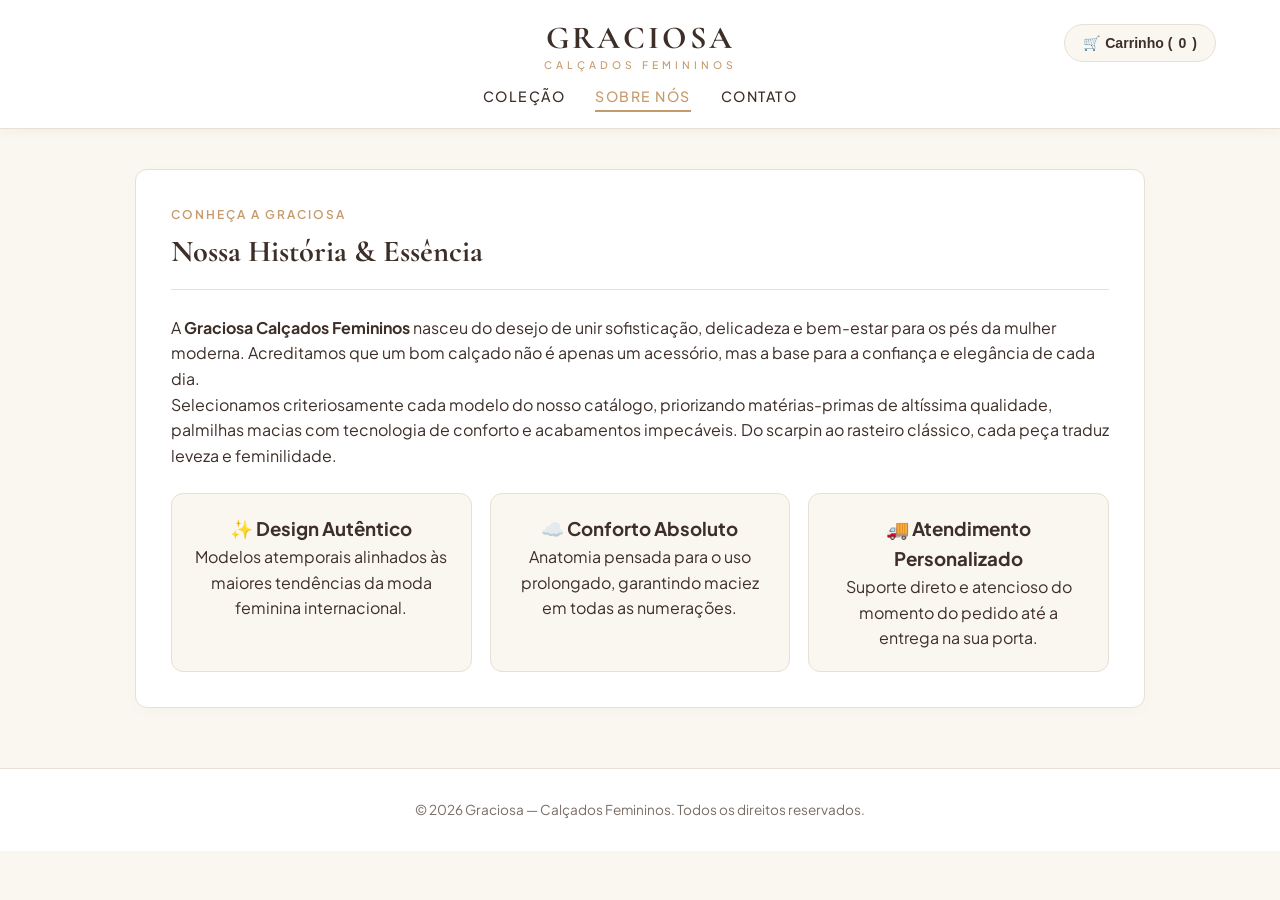
<file: about.html>
<!DOCTYPE html>
<html lang="pt-BR">
<head>
  <meta charset="UTF-8">
  <meta name="viewport" content="width=device-width, initial-scale=1.0">
  <title>Sobre Nós | Graciosa Calçados</title>
  <link rel="stylesheet" href="styles/style.css">
  <link rel="preconnect" href="https://fonts.googleapis.com">
  <link rel="preconnect" href="https://fonts.gstatic.com" crossorigin>
  <link href="https://fonts.googleapis.com/css2?family=Cormorant+Garamond:wght@500;600;700&family=Plus+Jakarta+Sans:wght@300;400;500;600&display=swap" rel="stylesheet">
</head>
<body>

  <header class="header">
    <div class="logo">
      <a href="index.html">
        GRACIOSA
        <span>CALÇADOS FEMININOS</span>
      </a>
    </div>
    <nav class="nav-links">
      <a href="index.html">Coleção</a>
      <a href="about.html" class="active">Sobre Nós</a>
      <a href="contato.html">Contato</a>
    </nav>
    <button id="btn-abrir-carrinho" class="btn-carrinho-topo">
      🛒 Carrinho (<span id="qtd-carrinho">0</span>)
    </button>
  </header>

  <main class="container" style="margin-top: 40px;">
    <section class="step-section about-section">
      <span class="step-number">CONHEÇA A GRACIOSA</span>
      <h2>Nossa História & Essência</h2>

      <div class="about-content">
        <p>
          A <strong>Graciosa Calçados Femininos</strong> nasceu do desejo de unir sofisticação, delicadeza e bem-estar para os pés da mulher moderna. Acreditamos que um bom calçado não é apenas um acessório, mas a base para a confiança e elegância de cada dia.
        </p>

        <p>
          Selecionamos criteriosamente cada modelo do nosso catálogo, priorizando matérias-primas de altíssima qualidade, palmilhas macias com tecnologia de conforto e acabamentos impecáveis. Do scarpin ao rasteiro clássico, cada peça traduz leveza e feminilidade.
        </p>

        <div class="about-highlights">
          <div class="highlight-card">
            <h3>✨ Design Autêntico</h3>
            <p>Modelos atemporais alinhados às maiores tendências da moda feminina internacional.</p>
          </div>

          <div class="highlight-card">
            <h3>☁️ Conforto Absoluto</h3>
            <p>Anatomia pensada para o uso prolongado, garantindo maciez em todas as numerações.</p>
          </div>

          <div class="highlight-card">
            <h3>🚚 Atendimento Personalizado</h3>
            <p>Suporte direto e atencioso do momento do pedido até a entrega na sua porta.</p>
          </div>
        </div>
      </div>
    </section>
  </main>

  <footer class="footer">
    <p>&copy; 2026 Graciosa — Calçados Femininos. Todos os direitos reservados.</p>
  </footer>

  <script src="script.js"></script>
</body>
</html>
</file>
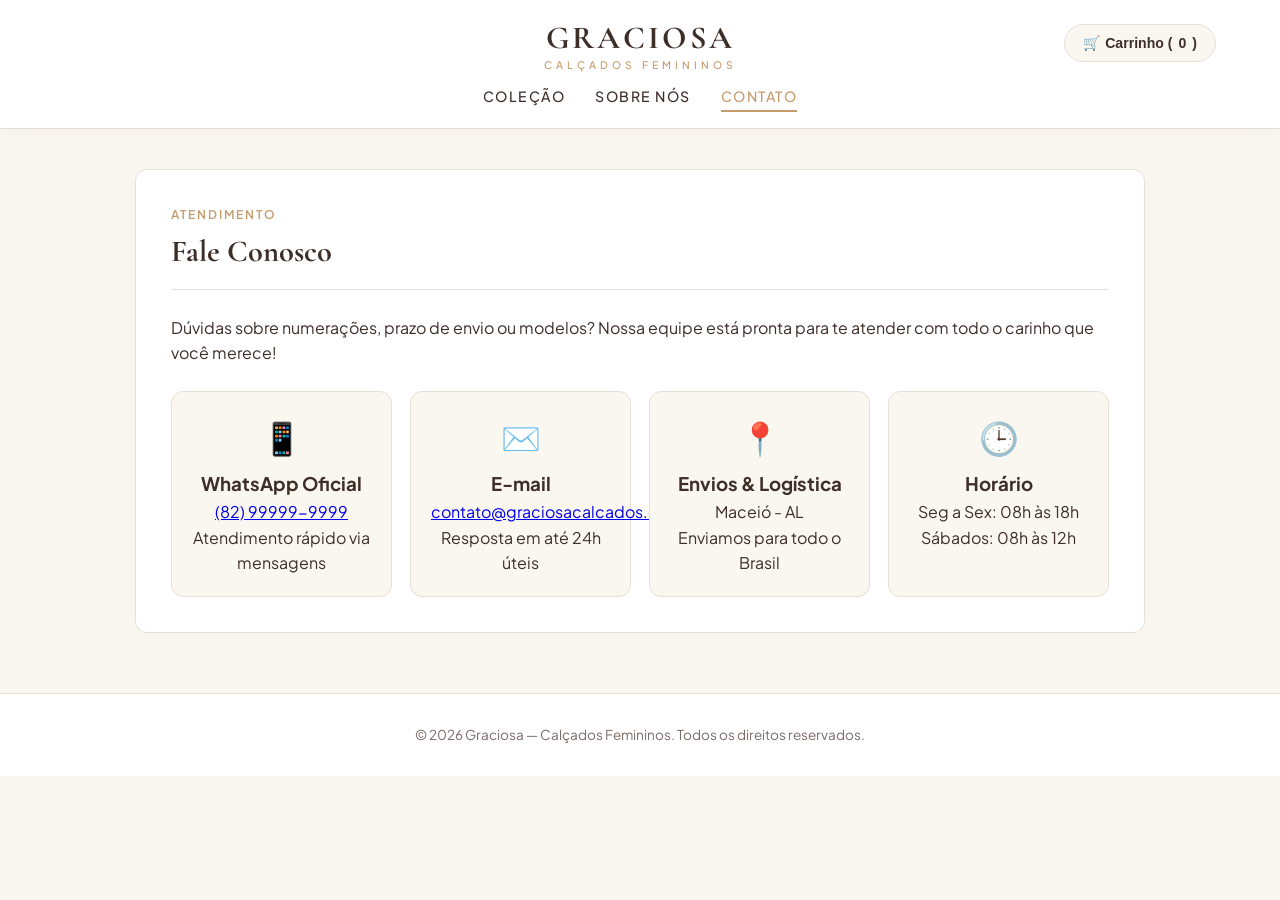
<file: contato.html>
<!DOCTYPE html>
<html lang="pt-BR">
<head>
  <meta charset="UTF-8">
  <meta name="viewport" content="width=device-width, initial-scale=1.0">
  <title>Contato | Graciosa Calçados</title>
  <link rel="stylesheet" href="styles/style.css">
  <link rel="preconnect" href="https://fonts.googleapis.com">
  <link rel="preconnect" href="https://fonts.gstatic.com" crossorigin>
  <link href="https://fonts.googleapis.com/css2?family=Cormorant+Garamond:wght@500;600;700&family=Plus+Jakarta+Sans:wght@300;400;500;600&display=swap" rel="stylesheet">
</head>
<body>

  <header class="header">
    <div class="logo">
      <a href="index.html">
        GRACIOSA
        <span>CALÇADOS FEMININOS</span>
      </a>
    </div>
    <nav class="nav-links">
      <a href="index.html">Coleção</a>
      <a href="about.html">Sobre Nós</a>
      <a href="contato.html" class="active">Contato</a>
    </nav>
    <button id="btn-abrir-carrinho" class="btn-carrinho-topo">
      🛒 Carrinho (<span id="qtd-carrinho">0</span>)
    </button>
  </header>

  <main class="container" style="margin-top: 40px;">
    <section class="step-section contact-section">
      <span class="step-number">ATENDIMENTO</span>
      <h2>Fale Conosco</h2>

      <div class="contact-content">
        <p class="contact-intro">
          Dúvidas sobre numerações, prazo de envio ou modelos? Nossa equipe está pronta para te atender com todo o carinho que você merece!
        </p>

        <div class="contact-grid">
          <div class="contact-card">
            <div class="contact-icon">📱</div>
            <h3>WhatsApp Oficial</h3>
            <p><a href="https://wa.me/5582999999999" target="_blank">(82) 99999-9999</a></p>
            <span class="contact-sub">Atendimento rápido via mensagens</span>
          </div>

          <div class="contact-card">
            <div class="contact-icon">✉️</div>
            <h3>E-mail</h3>
            <p><a href="mailto:contato@graciosacalcados.com.br">contato@graciosacalcados.com.br</a></p>
            <span class="contact-sub">Resposta em até 24h úteis</span>
          </div>

          <div class="contact-card">
            <div class="contact-icon">📍</div>
            <h3>Envios & Logística</h3>
            <p>Maceió - AL</p>
            <span class="contact-sub">Enviamos para todo o Brasil</span>
          </div>

          <div class="contact-card">
            <div class="contact-icon">🕒</div>
            <h3>Horário</h3>
            <p>Seg a Sex: 08h às 18h</p>
            <span class="contact-sub">Sábados: 08h às 12h</span>
          </div>
        </div>
      </div>
    </section>
  </main>

  <footer class="footer">
    <p>&copy; 2026 Graciosa — Calçados Femininos. Todos os direitos reservados.</p>
  </footer>

  <script src="script.js"></script>
</body>
</html>
</file>
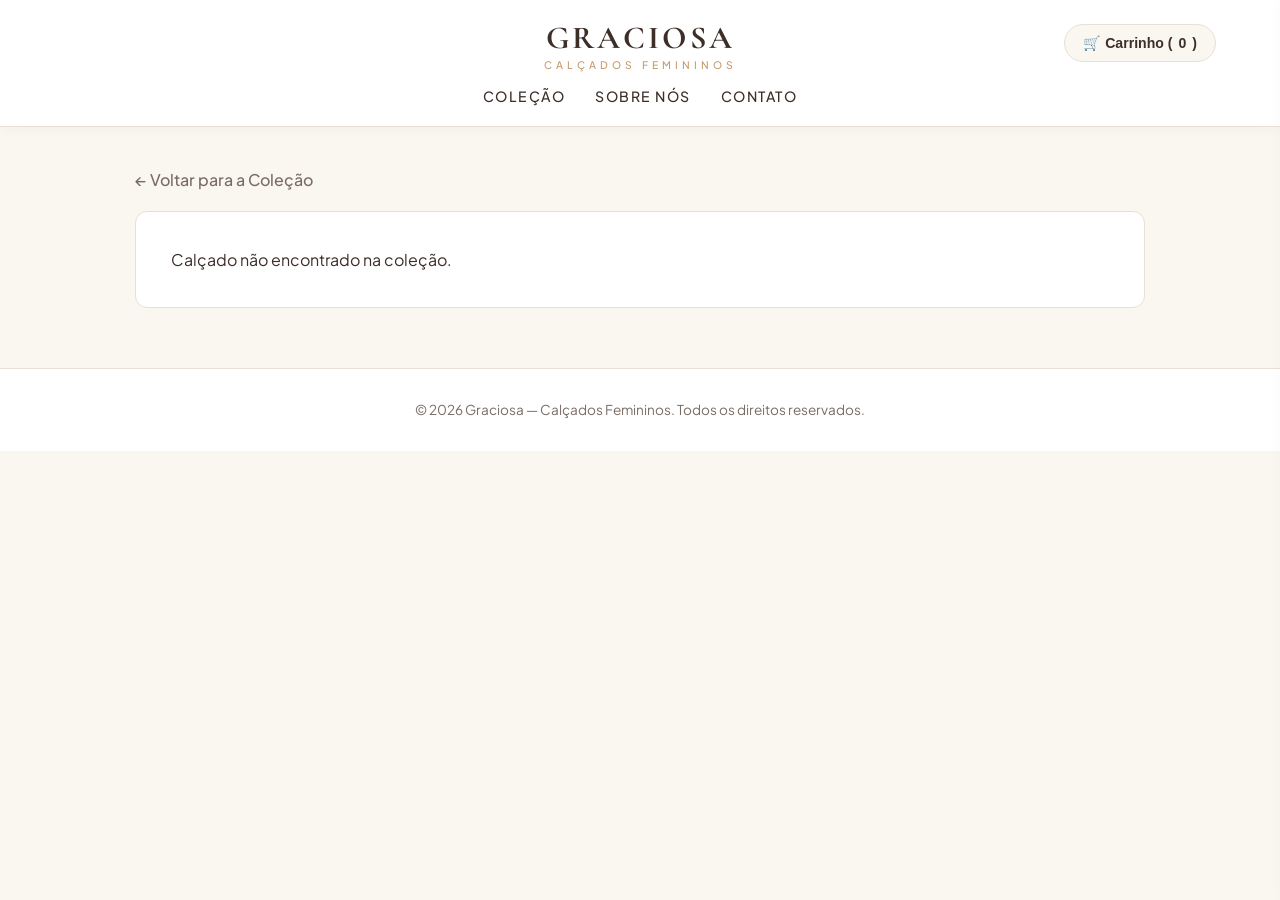
<file: produto.html>
<!DOCTYPE html>
<html lang="pt-BR">
<head>
  <meta charset="UTF-8">
  <meta name="viewport" content="width=device-width, initial-scale=1.0">
  <title>Detalhes do Calçado | Graciosa</title>
  <link rel="stylesheet" href="styles/style.css">
  <link rel="preconnect" href="https://fonts.googleapis.com">
  <link rel="preconnect" href="https://fonts.gstatic.com" crossorigin>
  <link href="https://fonts.googleapis.com/css2?family=Cormorant+Garamond:wght@500;600;700&family=Plus+Jakarta+Sans:wght@300;400;500;600&display=swap" rel="stylesheet">
</head>
<body>

  <!-- CABEÇALHO -->
  <header class="header">
    <div class="logo">
      <a href="index.html">
        GRACIOSA
        <span>CALÇADOS FEMININOS</span>
      </a>
    </div>
    <nav class="nav-links">
      <a href="index.html">Coleção</a>
      <a href="about.html">Sobre Nós</a>
      <a href="contato.html">Contato</a>
    </nav>
    <button id="btn-abrir-carrinho" class="btn-carrinho-topo">
      🛒 Carrinho (<span id="qtd-carrinho">0</span>)
    </button>
  </header>

  <!-- CONTEÚDO PRINCIPAL: PDP -->
  <main class="container" style="margin-top: 40px;">
    <a href="index.html" class="btn-voltar">← Voltar para a Coleção</a>
    
    <div id="detalhe-produto-container" class="pdp-wrapper">
      <!-- Injetado dinamicamente pelo script.js com base no ID da URL -->
    </div>
  </main>

  <!-- CÓPIA DA SIDEBAR DO CARRINHO PARA NAVEGAÇÃO FLUIDA -->
  <div id="carrinho-overlay" class="carrinho-overlay"></div>
  <aside id="modal-carrinho" class="carrinho-modal">
    <div class="carrinho-conteudo">
      <div class="carrinho-header">
        <h3>Seu Carrinho de Compras</h3>
        <button id="btn-fechar-carrinho" class="btn-fechar">✕</button>
      </div>

      <div id="container-carrinho" class="carrinho-lista"></div>

      <div class="calculator-box" style="margin-top: 15px;">
        <div class="form-group">
          <label for="cep">Informe seu CEP para calcular a entrega:</label>
          <div class="input-inline">
            <input type="text" id="cep" placeholder="00000-000" maxlength="9">
            <button type="button" id="btn-calcular-frete" class="btn-secundario">Calcular</button>
          </div>
          <div id="info-frete-detalhes" class="frete-detalhes" style="display: none;"></div>
        </div>

        <div class="resumo-financeiro">
          <div class="price-display">
            <span>Subtotal:</span>
            <strong id="preco-subtotal">R$ 0,00</strong>
          </div>
          <div class="price-display">
            <span>Frete Estimado:</span>
            <strong id="preco-frete">R$ 0,00</strong>
          </div>
          <div class="total-display">
            <span>Total Geral:</span>
            <strong id="preco-total">R$ 0,00</strong>
          </div>
        </div>

        <form id="form-checkout" style="margin-top: 10px;">
          <div class="form-group">
            <label for="whatsapp">Seu WhatsApp (com DDD):</label>
            <input type="tel" id="whatsapp" placeholder="(82) 99999-9999" required>
          </div>

          <div class="form-group">
            <label for="pagamento-select">Forma de Pagamento Pretendida:</label>
            <select id="pagamento-select">
              <option value="Pix">Pix (Chave Instantânea)</option>
              <option value="Cartão de Crédito">Cartão de Crédito (Link de Pagamento)</option>
              <option value="Boleto Bancário">Boleto Bancário</option>
            </select>
          </div>

          <div id="box-pix-info" class="pix-card">
            <p><strong>🔑 Chave Pix (CNPJ):</strong> <code>12.345.678/0001-90</code></p>
            <p><strong>Favorecido:</strong> Graciosa Calçados Femininos</p>
          </div>

          <button type="submit" id="btn-finalizar" class="btn-primary" style="width: 100%;">
            Enviar Pedido via WhatsApp 📲
          </button>
        </form>
      </div>
    </div>
  </aside>

  <footer class="footer">
    <p>&copy; 2026 Graciosa — Calçados Femininos. Todos os direitos reservados.</p>
  </footer>

  <script src="script.js"></script>
</body>
</html>
</file>
<file: styles/style.css>
@import url('https://fonts.googleapis.com/css2?family=Cormorant+Garamond:wght@500;600;700&family=Plus+Jakarta+Sans:wght@300;400;500;600&display=swap');

:root {
  /* Cores extraídas da identidade visual Graciosa */
  --bg-primary: #FAF6F0;        /* Off-white / Creme refinado */
  --bg-card: #FFFFFF;           /* Branco puro para cartões e destaques */
  --text-main: #3D2E28;         /* Castanho/Chocolate escuro */
  --text-muted: #7A6C65;        /* Tom neutro secundário */
  --accent-gold: #C59B6C;       /* Dourado / Rose Gold da logo */
  --accent-gold-dark: #A87E50;  /* Dourado escuro para hover */
  --border-color: #E8DFD5;      /* Borda suave tom sobre tom */
  --radius: 12px;
  
  /* Tipografia da Marca */
  --font-heading: 'Cormorant Garamond', serif;
  --font-body: 'Plus Jakarta Sans', sans-serif;
}

/* RESET GLOBAL */
* {
  box-sizing: border-box;
  margin: 0;
  padding: 0;
}

body {
  background-color: var(--bg-primary);
  color: var(--text-main);
  font-family: var(--font-body);
  line-height: 1.6;
}

/* --------------------------------------------------
   CABEÇALHO CENTRALIZADO (ESTILO BOUTIQUE E-COMMERCE)
-------------------------------------------------- */
.header {
  position: sticky;
  top: 0;
  z-index: 100;
  display: flex;
  flex-direction: column;
  align-items: center;
  padding: 22px 5% 16px;
  background-color: var(--bg-card);
  border-bottom: 1px solid var(--border-color);
  box-shadow: 0 2px 12px rgba(61, 46, 40, 0.04);
}

/* Logo no centro do topo */
.logo a {
  text-decoration: none;
  font-family: var(--font-heading);
  font-size: 2rem;
  font-weight: 700;
  color: var(--text-main);
  letter-spacing: 3px;
  display: flex;
  flex-direction: column;
  align-items: center;
  line-height: 1;
}

.logo a span {
  font-family: var(--font-body);
  font-size: 0.65rem;
  color: var(--accent-gold);
  letter-spacing: 4px;
  font-weight: 500;
  margin-top: 6px;
}

/* Menu de Navegação Centralizado */
.nav-links {
  display: flex;
  gap: 30px;
  justify-content: center;
  margin-top: 15px;
}

.nav-links a {
  text-decoration: none;
  color: var(--text-main);
  font-size: 0.88rem;
  font-weight: 500;
  letter-spacing: 1.5px;
  text-transform: uppercase;
  transition: color 0.2s ease;
  padding-bottom: 2px;
}

.nav-links a:hover,
.nav-links a.active {
  color: var(--accent-gold);
  border-bottom: 2px solid var(--accent-gold);
}

/* Botão do Carrinho Fixado no Canto Superior Direito */
.btn-carrinho-topo {
  position: absolute;
  right: 5%;
  top: 24px;
  background-color: var(--bg-primary);
  border: 1px solid var(--border-color);
  color: var(--text-main);
  padding: 10px 18px;
  border-radius: 20px;
  font-size: 0.88rem;
  font-weight: 600;
  cursor: pointer;
  transition: all 0.2s ease;
  display: flex;
  align-items: center;
  gap: 6px;
}

.btn-carrinho-topo:hover {
  background-color: var(--accent-gold);
  color: #ffffff;
  border-color: var(--accent-gold);
}

/* --------------------------------------------------
   HERO SECTION & BUSCA
-------------------------------------------------- */
.hero {
  text-align: center;
  padding: 45px 20px 25px;
  max-width: 750px;
  margin: 0 auto;
}

.hero h1 {
  font-family: var(--font-heading);
  font-size: 2.6rem;
  color: var(--text-main);
  margin-bottom: 8px;
  font-weight: 600;
}

.hero p {
  color: var(--text-muted);
  font-size: 1.05rem;
}

.search-box {
  margin-top: 22px;
}

.search-box input {
  width: 100%;
  max-width: 520px;
  padding: 14px 22px;
  border-radius: 25px;
  border: 1px solid var(--border-color);
  font-size: 0.95rem;
  outline: none;
  background-color: var(--bg-card);
  box-shadow: 0 2px 10px rgba(0,0,0,0.02);
  transition: border-color 0.2s;
}

.search-box input:focus {
  border-color: var(--accent-gold);
}

/* --------------------------------------------------
   ESTRUTURA PRINCIPAL E CARDS DA VITRINE
-------------------------------------------------- */
.container {
  max-width: 1050px;
  margin: 0 auto 60px;
  padding: 0 20px;
}

.step-section {
  background: var(--bg-card);
  padding: 35px;
  border-radius: var(--radius);
  border: 1px solid var(--border-color);
  box-shadow: 0 4px 18px rgba(0,0,0,0.02);
}

.step-number {
  font-size: 0.75rem;
  font-weight: 600;
  color: var(--accent-gold);
  letter-spacing: 2px;
  display: block;
  margin-bottom: 4px;
}

.step-section h2 {
  font-family: var(--font-heading);
  font-size: 1.9rem;
  margin-bottom: 25px;
  border-bottom: 1px solid var(--border-color);
  padding-bottom: 12px;
}

.product-grid {
  display: grid;
  grid-template-columns: repeat(auto-fill, minmax(220px, 1fr));
  gap: 22px;
}

.card-produto {
  background-color: var(--bg-card);
  border: 1px solid var(--border-color);
  border-radius: var(--radius);
  padding: 16px;
  display: flex;
  flex-direction: column;
  justify-content: space-between;
  transition: transform 0.2s, box-shadow 0.2s, border-color 0.2s;
}

.card-produto:hover {
  transform: translateY(-4px);
  box-shadow: 0 8px 22px rgba(197, 155, 108, 0.18);
  border-color: var(--accent-gold);
}

.img-card {
  width: 100%;
  height: 230px;
  object-fit: cover;
  border-radius: 8px;
  margin-bottom: 14px;
}

.card-produto h3 {
  font-family: var(--font-heading);
  font-size: 1.35rem;
  color: var(--text-main);
  margin-bottom: 4px;
}

.preco-card {
  font-weight: 600;
  color: var(--accent-gold-dark);
  font-size: 1.1rem;
  margin-bottom: 14px;
}

/* --------------------------------------------------
   PÁGINA INDIVIDUAL DO PRODUTO (PDP)
-------------------------------------------------- */
.btn-voltar {
  display: inline-block;
  margin-bottom: 18px;
  color: var(--text-muted);
  text-decoration: none;
  font-weight: 500;
  transition: color 0.2s;
}

.btn-voltar:hover {
  color: var(--accent-gold);
}

.pdp-wrapper {
  background: var(--bg-card);
  padding: 35px;
  border-radius: var(--radius);
  border: 1px solid var(--border-color);
}

.pdp-grid {
  display: grid;
  grid-template-columns: 1fr 1fr;
  gap: 40px;
}

.pdp-imagem img {
  width: 100%;
  max-height: 480px;
  object-fit: cover;
  border-radius: var(--radius);
}

.pdp-info h2 {
  font-family: var(--font-heading);
  font-size: 2.3rem;
  margin-bottom: 12px;
}

.pdp-descricao {
  color: var(--text-muted);
  margin-bottom: 22px;
  font-size: 0.98rem;
}

.product-specs-card {
  background-color: var(--bg-primary);
  border: 1px solid var(--border-color);
  border-left: 4px solid var(--accent-gold);
  border-radius: 8px;
  padding: 14px 16px;
  margin: 18px 0;
  font-size: 0.9rem;
}

/* --------------------------------------------------
   BOTÕES E CAMPOS DE FORMULÁRIO
-------------------------------------------------- */
.btn-primary {
  background-color: var(--accent-gold);
  color: #ffffff;
  border: none;
  border-radius: var(--radius);
  padding: 14px 22px;
  font-size: 1rem;
  font-weight: 600;
  cursor: pointer;
  transition: background-color 0.2s ease;
  display: block;
  text-align: center;
  text-decoration: none;
}

.btn-primary:hover {
  background-color: var(--accent-gold-dark);
}

.btn-secundario {
  background: var(--bg-primary);
  border: 1px solid var(--border-color);
  border-radius: 8px;
  padding: 10px 16px;
  font-weight: 600;
  cursor: pointer;
  color: var(--text-main);
  transition: background 0.2s;
}

.btn-secundario:hover {
  background: var(--border-color);
}

.form-group {
  display: flex;
  flex-direction: column;
  gap: 6px;
  margin-bottom: 14px;
}

.form-group label {
  font-size: 0.9rem;
  font-weight: 600;
}

select, input[type="text"], input[type="tel"] {
  padding: 12px 14px;
  border: 1px solid var(--border-color);
  border-radius: 8px;
  font-size: 0.95rem;
  background-color: var(--bg-primary);
  color: var(--text-main);
  outline: none;
}

select:focus, input:focus {
  border-color: var(--accent-gold);
}

.input-inline {
  display: flex;
  gap: 8px;
}

.input-inline input {
  flex: 1;
}

/* --------------------------------------------------
   MODAL / SIDEBAR DO CARRINHO DE COMPRAS
-------------------------------------------------- */
.carrinho-overlay {
  display: none;
  position: fixed;
  top: 0;
  left: 0;
  width: 100%;
  height: 100%;
  background: rgba(0, 0, 0, 0.4);
  z-index: 150;
}

.carrinho-modal {
  position: fixed;
  top: 0;
  right: -440px;
  width: 100%;
  max-width: 420px;
  height: 100%;
  background: var(--bg-card);
  z-index: 200;
  box-shadow: -5px 0 25px rgba(0, 0, 0, 0.12);
  transition: right 0.3s ease;
  overflow-y: auto;
}

.carrinho-modal.active {
  right: 0;
}

.carrinho-overlay.active {
  display: block;
}

.carrinho-conteudo {
  padding: 24px;
}

.carrinho-header {
  display: flex;
  justify-content: space-between;
  align-items: center;
  border-bottom: 1px solid var(--border-color);
  padding-bottom: 14px;
  margin-bottom: 18px;
}

.carrinho-header h3 {
  font-family: var(--font-heading);
  font-size: 1.5rem;
}

.btn-fechar {
  background: none;
  border: none;
  font-size: 1.3rem;
  cursor: pointer;
  color: var(--text-muted);
}

.carrinho-lista {
  min-height: 80px;
}

.item-carrinho {
  display: flex;
  justify-content: space-between;
  align-items: center;
  padding: 12px 0;
  border-bottom: 1px solid #F2ECE4;
}

.item-detalhes h5 {
  font-size: 0.95rem;
  color: var(--text-main);
}

.item-detalhes p {
  font-size: 0.83rem;
  color: var(--text-muted);
}

.btn-remover-item {
  background: none;
  border: none;
  color: #C2410C;
  font-size: 1.1rem;
  cursor: pointer;
  padding: 4px;
}

.carrinho-vazio {
  text-align: center;
  color: var(--text-muted);
  font-size: 0.92rem;
  padding: 25px 0;
}

/* RESUMO FINANCEIRO & PIX */
.resumo-financeiro {
  margin: 18px 0;
  border-top: 1px dashed var(--border-color);
  padding-top: 12px;
}

.price-display, .total-display {
  display: flex;
  justify-content: space-between;
  padding: 4px 0;
  font-size: 0.92rem;
}

.total-display {
  font-size: 1.2rem;
  font-weight: 600;
  color: var(--accent-gold-dark);
  border-top: 1px solid var(--border-color);
  margin-top: 10px;
  padding-top: 10px;
}

.pix-card {
  background-color: #F2F7F4;
  border: 1px solid #2E7D32;
  border-radius: 8px;
  padding: 12px;
  margin-bottom: 15px;
  font-size: 0.85rem;
  color: #1B5E20;
}

.pix-card code {
  background: #DCEDC8;
  padding: 2px 6px;
  border-radius: 4px;
}

.frete-detalhes {
  margin-top: 8px;
  padding: 10px 12px;
  background: var(--bg-primary);
  border: 1px solid var(--border-color);
  border-radius: 6px;
  font-size: 0.83rem;
}

/* --------------------------------------------------
   PÁGINAS SOBRE NÓS & CONTATO
-------------------------------------------------- */
.about-content, .contact-content {
  margin-top: 15px;
}

.about-highlights, .contact-grid {
  display: grid;
  grid-template-columns: repeat(auto-fit, minmax(210px, 1fr));
  gap: 18px;
  margin-top: 25px;
}

.highlight-card, .contact-card {
  background-color: var(--bg-primary);
  border: 1px solid var(--border-color);
  border-radius: 12px;
  padding: 20px;
  text-align: center;
}

.contact-icon {
  font-size: 2rem;
  margin-bottom: 6px;
}

/* --------------------------------------------------
   RODAPÉ
-------------------------------------------------- */
.footer {
  text-align: center;
  padding: 30px;
  font-size: 0.85rem;
  color: var(--text-muted);
  border-top: 1px solid var(--border-color);
  background-color: var(--bg-card);
}

/* --------------------------------------------------
   RESPONSIVIDADE (DISPOSITIVOS MÓVEIS)
-------------------------------------------------- */
@media (max-width: 768px) {
  .header {
    padding: 18px 20px;
  }

  .btn-carrinho-topo {
    position: static;
    margin-top: 12px;
  }

  .pdp-grid {
    grid-template-columns: 1fr;
    gap: 20px;
  }

  .hero h1 {
    font-size: 2rem;
  }
}
</file>
